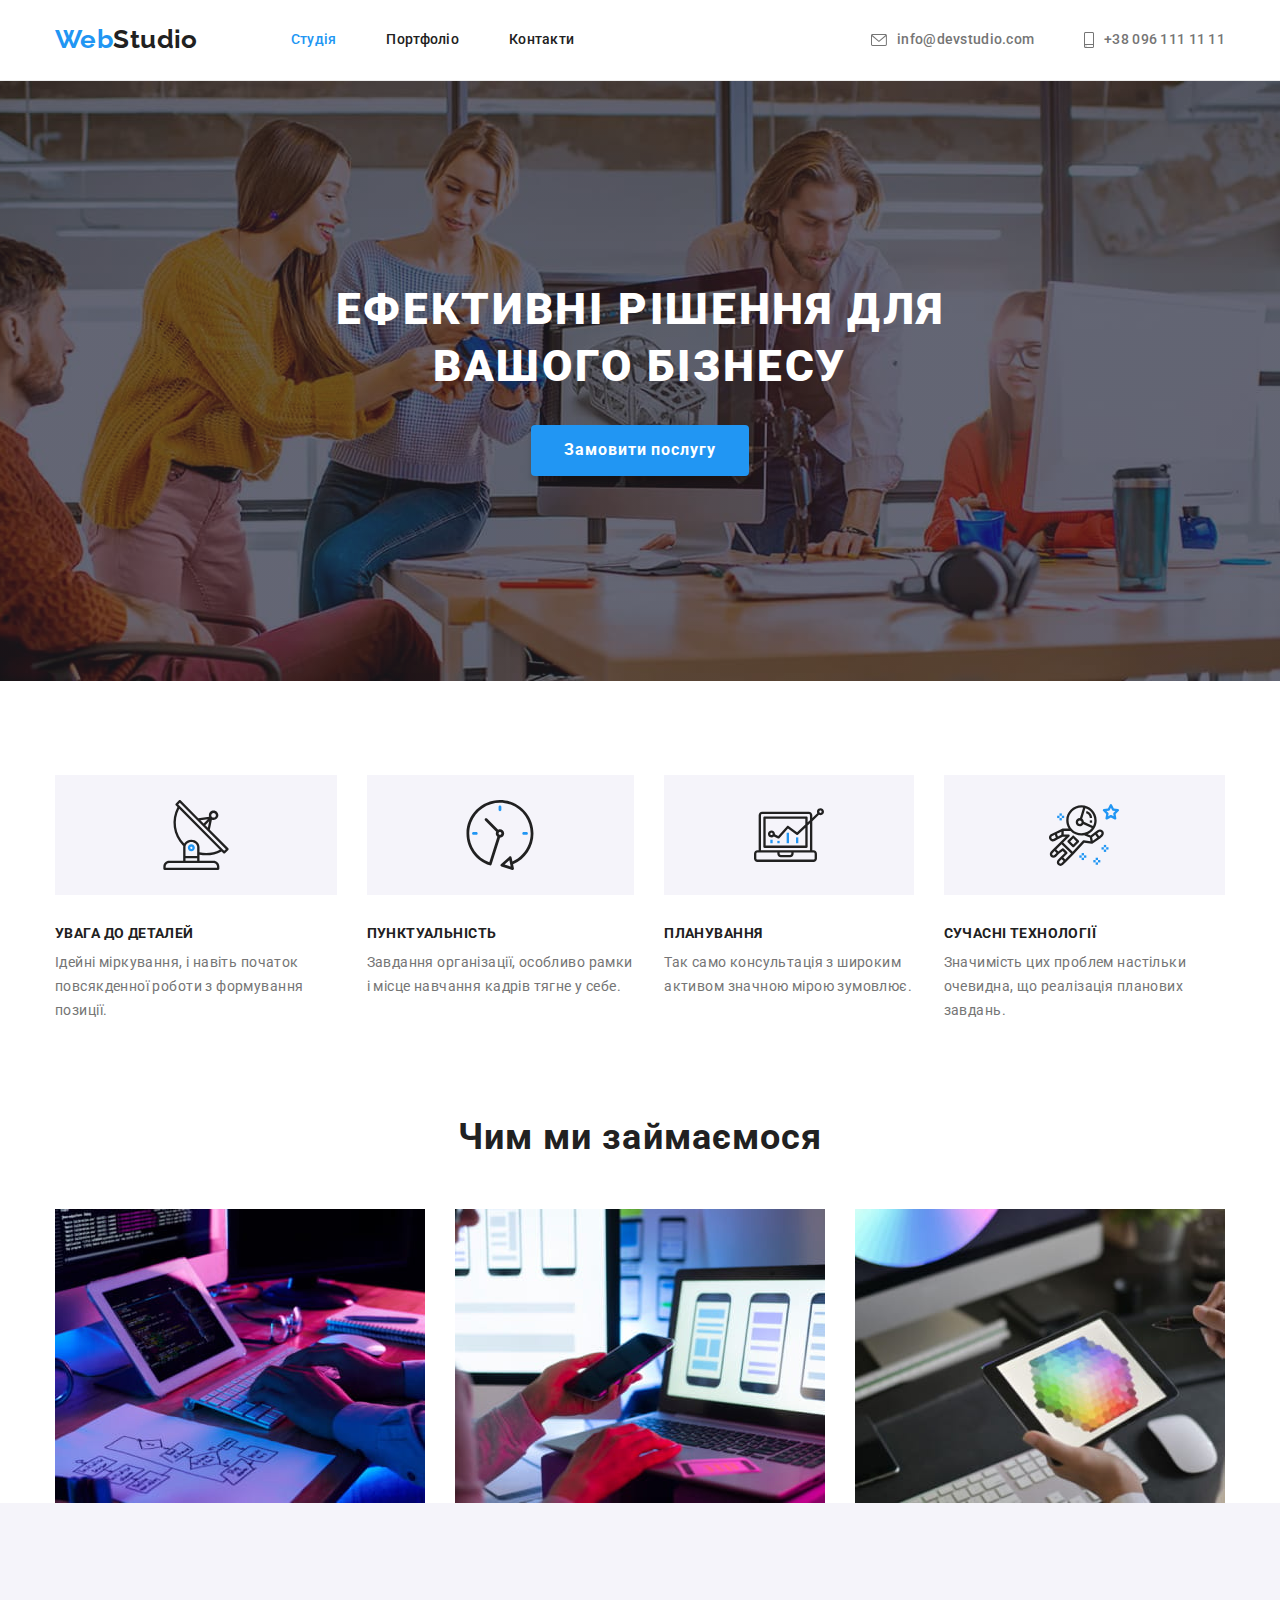
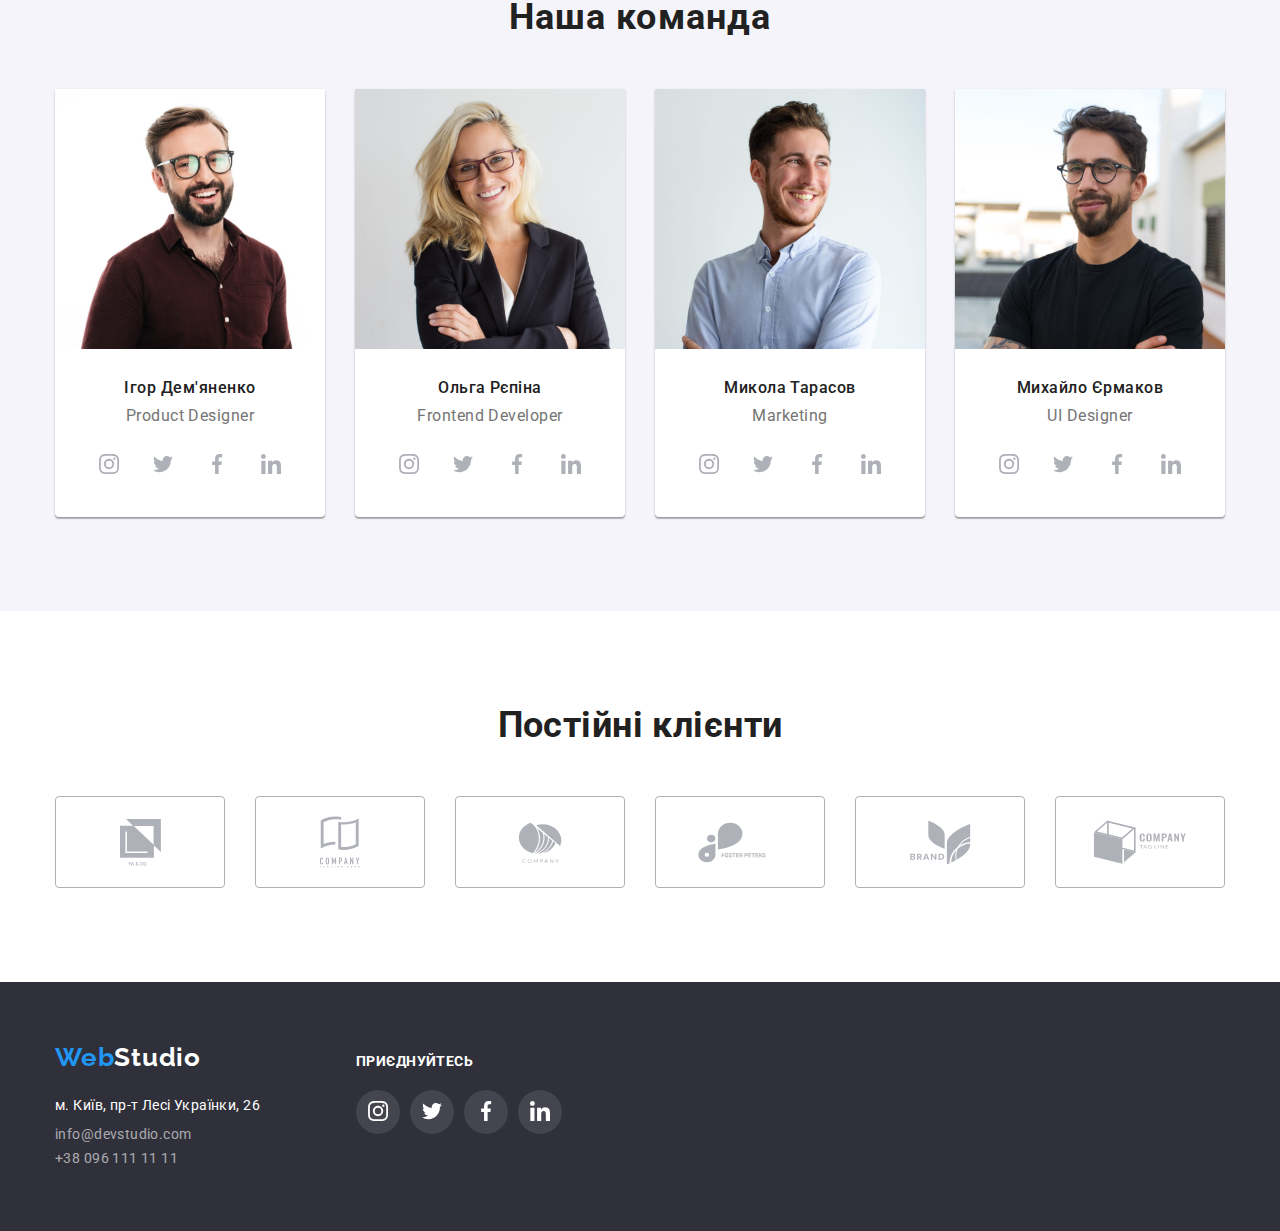
<file: index.html>
<!DOCTYPE html>
<html lang="uk">
  <head>
    <meta charset="UTF-8" />
    <meta http-equiv="X-UA-Compatible" content="IE=edge" />
    <meta name="viewport" content="width=device-width, initial-scale=1.0" />
    <link rel="preconnect" href="https://fonts.googleapis.com" />
    <link rel="preconnect" href="https://fonts.gstatic.com" crossorigin />
    <link
      href="https://fonts.googleapis.com/css2?family=Raleway:wght@700&family=Roboto:wght@400;500;700;900&display=swap"
      rel="stylesheet"
    />
    <link
      rel="stylesheet"
      href="https://cdnjs.cloudflare.com/ajax/libs/modern-normalize/1.1.0/modern-normalize.min.css"
    />
    <link rel="stylesheet" href="styles/styles.css" />
    <title>Studio</title>
  </head>
  <body class="page">
    <header class="header">
      <div class="container">
        <div class="main-nav">
          <a href="" class="logo"> <span class="logo-part">Web</span>Studio</a>
          <nav class="nav">
            <ul class="list">
              <li><a class="list-item current" href="">Студія</a></li>
              <li><a class="list-item" href="./portfolio.html">Портфоліо</a></li>
              <li><a class="list-item" href="">Контакти</a></li>
            </ul>
          </nav>
          <ul class="link-contacts">
            <li class="header-contacts">
              <a class="link" href="mailto:info@devstudio.com">
                <svg class="mail-icon activation-icon" width="16" height="10">
                  <use href="./image/icons.svg#envelope"></use></svg
                >info@devstudio.com</a
              >
            </li>
            <li class="header-contacts">
              <a class="link" href="tel:+380961111111">
                <svg class="tell-icon activation-icon" width="16" height="10">
                  <use href="./image/icons.svg#smartphone"></use></svg
                >+38 096 111 11 11</a
              >
            </li>
          </ul>
        </div>
      </div>
    </header>
    <main class="main">
      <!--Слоган та кнопка-->
      <section class="hero">
        <div class="container">
          <h1 class="slogan">Ефективні рішення для вашого бізнесу</h1>
          <button class="btn" type="button">Замовити послугу</button>
        </div>
      </section>
      <!--Переваги-->
      <section class="section">
        <div class="container">
          <h2 class="hite-title">Переваги</h2>
          <ul class="list-feature">
            <li class="feature-list-item">
              <h3 class="feature detalis">УВАГА ДО ДЕТАЛЕЙ</h3>
              <p class="feature-text">
                Ідейні міркування, і навіть початок повсякденної роботи з формування позиції.
              </p>
            </li>
            <li class="feature-list-item">
              <h3 class="feature punktuality">ПУНКТУАЛЬНІСТЬ</h3>
              <p class="feature-text">
                Завдання організації, особливо рамки і місце навчання кадрів тягне у себе.
              </p>
            </li>
            <li class="feature-list-item">
              <h3 class="feature planning">ПЛАНУВАННЯ</h3>
              <p class="feature-text">
                Так само консультація з широким активом значною мірою зумовлює.
              </p>
            </li>
            <li class="feature-list-item">
              <h3 class="feature technology">СУЧАСНІ ТЕХНОЛОГІЇ</h3>
              <p class="feature-text">
                Значимість цих проблем настільки очевидна, що реалізація планових завдань.
              </p>
            </li>
          </ul>
        </div>
      </section>
      <!--Чим ми займаємося-->
      <section class="section work">
        <div class="container">
          <h2 class="caption">Чим ми займаємося</h2>
          <ul class="list-how">
            <li>
              <img
                class="image-box"
                src="./image/box_1.jpg"
                alt="Пишемо коди"
                width="370"
                height="294"
              />
            </li>
            <li>
              <img
                class="image-box"
                src="./image/box_2.jpg"
                alt="Оптимізуємо"
                width="370"
                height="294"
              />
            </li>
            <li>
              <img
                class="image-box"
                src="./image/box_3.jpg"
                alt="Розробляємо дизайн"
                width="370"
                height="294"
              />
            </li>
          </ul>
        </div>
      </section>
      <!--Наша команда-->
      <section class="team section">
        <div class="container">
          <h2 class="caption">Наша команда</h2>
          <ul class="list-team">
            <li class="teammate">
              <img
                class="image-team"
                src="./image/team/team4.jpg"
                alt="Хлопець з бородою коричнева рубашка"
                width="270"
                height="260"
              />
              <h3 class="name-teammate">Ігор Дем'яненко</h3>
              <p class="job-title" lang="en">Product Designer</p>
              <ul class="social">
                <li class="social-item">
                  <a
                    class="social-link"
                    href=""
                    target="_blank"
                    rel="noreferrer noopener"
                    aria-label="Instagram"
                  >
                    <svg class="social-icon" width="20" height="20">
                      <use href="./image/icons.svg#instagram"></use>
                    </svg>
                  </a>
                </li>
                <li class="social-item">
                  <a
                    class="social-link"
                    href=""
                    target="_blank"
                    rel="noreferrer noopener"
                    aria-label="Twitter"
                  >
                    <svg class="social-icon" width="20" height="20">
                      <use href="./image/icons.svg#twitter"></use>
                    </svg>
                  </a>
                </li>
                <li class="social-item">
                  <a
                    class="social-link"
                    href=""
                    target="_blank"
                    rel="noreferrer noopener"
                    aria-label="Facebook"
                  >
                    <svg class="social-icon" width="20" height="20">
                      <use href="./image/icons.svg#facebook"></use>
                    </svg>
                  </a>
                </li>
                <li class="social-item">
                  <a
                    class="social-link"
                    href=""
                    target="_blank"
                    rel="noreferrer noopener"
                    aria-label="Linkedin"
                  >
                    <svg class="social-icon" width="20" height="20">
                      <use href="./image/icons.svg#linkedin"></use>
                    </svg>
                  </a>
                </li>
              </ul>
            </li>
            <li class="teammate">
              <img
                class="image-team"
                src="./image/team/team2.jpg"
                alt=" Білявка у чорній сорочці"
                width="270"
                height="260"
              />
              <h3 class="name-teammate">Ольга Рєпіна</h3>
              <p class="job-title" lang="en">Frontend Developer</p>
              <ul class="social">
                <li class="social-item">
                  <a
                    class="social-link"
                    href=""
                    target="_blank"
                    rel="noreferrer noopener"
                    aria-label="Instagram"
                  >
                    <svg class="social-icon" width="20" height="20">
                      <use href="./image/icons.svg#instagram"></use>
                    </svg>
                  </a>
                </li>
                <li class="social-item">
                  <a
                    class="social-link"
                    href=""
                    target="_blank"
                    rel="noreferrer noopener"
                    aria-label="Twitter"
                  >
                    <svg class="social-icon" width="20" height="20">
                      <use href="./image/icons.svg#twitter"></use>
                    </svg>
                  </a>
                </li>
                <li class="social-item">
                  <a
                    class="social-link"
                    href=""
                    target="_blank"
                    rel="noreferrer noopener"
                    aria-label="Facebook"
                  >
                    <svg class="social-icon" width="20" height="20">
                      <use href="./image/icons.svg#facebook"></use>
                    </svg>
                  </a>
                </li>
                <li class="social-item">
                  <a
                    class="social-link"
                    href=""
                    target="_blank"
                    rel="noreferrer noopener"
                    aria-label="Linkedin"
                  >
                    <svg class="social-icon" width="20" height="20">
                      <use href="./image/icons.svg#linkedin"></use>
                    </svg>
                  </a>
                </li>
              </ul>
            </li>
            <li class="teammate">
              <img
                class="image-team"
                src="./image/team/team3.jpg"
                alt="Хлопець у блакитній сорочці"
                width="270"
                height="260"
              />
              <h3 class="name-teammate">Микола Тарасов</h3>
              <p class="job-title" lang="en">Marketing</p>
              <ul class="social">
                <li class="social-item">
                  <a
                    class="social-link"
                    href=""
                    target="_blank"
                    rel="noreferrer noopener"
                    aria-label="Instagram"
                  >
                    <svg class="social-icon" width="20" height="20">
                      <use href="./image/icons.svg#instagram"></use>
                    </svg>
                  </a>
                </li>
                <li class="social-item">
                  <a
                    class="social-link"
                    href=""
                    target="_blank"
                    rel="noreferrer noopener"
                    aria-label="Twitter"
                  >
                    <svg class="social-icon" width="20" height="20">
                      <use href="./image/icons.svg#twitter"></use>
                    </svg>
                  </a>
                </li>
                <li class="social-item">
                  <a
                    class="social-link"
                    href=""
                    target="_blank"
                    rel="noreferrer noopener"
                    aria-label="Facebook"
                  >
                    <svg class="social-icon" width="20" height="20">
                      <use href="./image/icons.svg#facebook"></use>
                    </svg>
                  </a>
                </li>
                <li class="social-item">
                  <a
                    class="social-link"
                    href=""
                    target="_blank"
                    rel="noreferrer noopener"
                    aria-label="Linkedin"
                  >
                    <svg class="social-icon" width="20" height="20">
                      <use href="./image/icons.svg#linkedin"></use>
                    </svg>
                  </a>
                </li>
              </ul>
            </li>
            <li class="teammate">
              <img
                class="image-team"
                src="./image/team/team1.jpg"
                alt="Хлопець з бородою чорна футболка"
                width="270"
                height="260"
              />
              <h3 class="name-teammate">Михайло Єрмаков</h3>
              <p class="job-title" lang="en">UI Designer</p>
              <ul class="social">
                <li class="social-item">
                  <a
                    class="social-link"
                    href=""
                    target="_blank"
                    rel="noreferrer noopener"
                    aria-label="Instagram"
                  >
                    <svg class="social-icon" width="20" height="20">
                      <use href="./image/icons.svg#instagram"></use>
                    </svg>
                  </a>
                </li>
                <li class="social-item">
                  <a
                    class="social-link"
                    href=""
                    target="_blank"
                    rel="noreferrer noopener"
                    aria-label="Twitter"
                  >
                    <svg class="social-icon" width="20" height="20">
                      <use href="./image/icons.svg#twitter"></use>
                    </svg>
                  </a>
                </li>
                <li class="social-item">
                  <a
                    class="social-link"
                    href=""
                    target="_blank"
                    rel="noreferrer noopener"
                    aria-label="Facebook"
                  >
                    <svg class="social-icon" width="20" height="20">
                      <use href="./image/icons.svg#facebook"></use>
                    </svg>
                  </a>
                </li>
                <li class="social-item">
                  <a
                    class="social-link"
                    href=""
                    target="_blank"
                    rel="noreferrer noopener"
                    aria-label="Linkedin"
                  >
                    <svg class="social-icon" width="20" height="20">
                      <use href="./image/icons.svg#linkedin"></use>
                    </svg>
                  </a>
                </li>
              </ul>
            </li>
          </ul>
        </div>
      </section>
      <section class="client section">
        <div class="container">
          <p class="client-title">Постійні клієнти</p>
          <ul class="client-list">
            <li class="client-item">
              <a
                class="client-link"
                href=""
                target="_blank"
                rel="noreferrer noopener"
                aria-label="icon-group"
              >
              <svg class="client-icon" height="47" width="41">
                <use href="./image/icons.svg#Logo"></use>
              </svg>
              </a>
              </a>
            </li>
            <li class="client-item">
              <a
                class="client-link"
                href=""
                target="_blank"
                rel="noopener norefferer"
                aria-label="icon-group"
              >
              <svg class="client-icon" height="52" width="40">
                <use href="./image/icons.svg#Logo1"></use>
              </svg>
              </a>
              </a>
            </li>
            <li class="client-item">
              <a
                class="client-link"
                href=""
                target="_blank"
                rel="noopener norefferer"
                aria-label="icon-group"
              >
               <svg class="client-icon" height="41" width="84">
                <use href="./image/icons.svg#Logo2"></use>
              </svg>
              </a>
              </a>
            </li>
            <li class="client-item">
              <a
                class="client-link"
                href=""
                target="_blank"
                rel="noopener norefferer"
                aria-label="icon-group"
              >
              <svg class="client-icon" height="41" width="84">
                <use href="./image/icons.svg#Logo3"></use>
              </svg>
              </a>
            </li>
            <li class="client-item">
              <a
                class="client-link"
                href=""
                target="_blank"
                rel="noopener norefferer"
                aria-label="icon-group"
              >
                <svg class="client-icon" height="45" width="63">
                  <use href="./image/icons.svg#Logo4"></use>
                </svg>
              </a>
            </li>
            <li class="client-item">
              <a
                class="client-link"
                href=""
                target="_blank"
                rel="noopener norefferer"
                aria-label="icon-group"
              >
                <svg class="client-icon" height="44" width="94">
                  <use href="./image/icons.svg#Logo5"></use>
                </svg>
              </a>
            </li>
          </ul>
        </div>
      </section>
    </main>
    <footer class="footer">
      <div class="container footer-position">
        <div>
          <a href="" class="logo-footer">Web<span class="logo-part-footer">Studio</span></a>
          <address class="addres-box">
            <p class="color-adress">м. Київ, пр-т Лесі Українки, 26</p>
            <ul class="address-item">
              <li class="address-list">
                <a class="adress-contact" href="mailto:info@devstudio.com"> info@devstudio.com</a>
              </li>
              <li class="address-list">
                <a class="adress-contact" href="tel:+380961111111">+38 096 111 11 11</a>
              </li>
            </ul>
          </address>
        </div>
        <div class="footer-social">
          <h2 class="footer-social-title">приєднуйтесь</h2>
          <ul class="footer-social-list">
            <li class="footer-social-item">
              <a href=""
                class="footer-social-link"
                target="_blank"
                rel="noopener no refferer"
                aria-label="instagram"
                ><svg class="social-icon" height="20" width="20">
                  <use href="./image/icons.svg#instagram2"></use>
                </svg>
              </a>
            </li>
            <li class="footer-social-item">
              <a href=""
                class="footer-social-link"
                target="_blank"
                rel="noopener no refferer"
                aria-label="twitter"
                ><svg class="social-icon" height="20" width="20">
                  <use href="./image/icons.svg#twitter2"></use>
                </svg>
              </a>
            </li>
            <li class="footer-social-item">
              <a href=""
                class="footer-social-link"
                target="_blank"
                rel="noopener no refferer"
                aria-label="facebook"
                ><svg class="social-icon" height="20" width="20">
                  <use href="./image/icons.svg#facebook2"></use>
                </svg>
              </a>
            </li>
            <li class="footer-social-item">
              <a href=""
                class="footer-social-link"
                target="_blank"
                rel="noopener no refferer"
                aria-label="linkedin"
                ><svg class="social-icon" height="20" width="20">
                  <use href="./image/icons.svg#linkedin2"></use>
                </svg>
              </a>
            </li>
          </ul>
        </div>
      </div>
    </footer>
  </body>
</html>
</file>
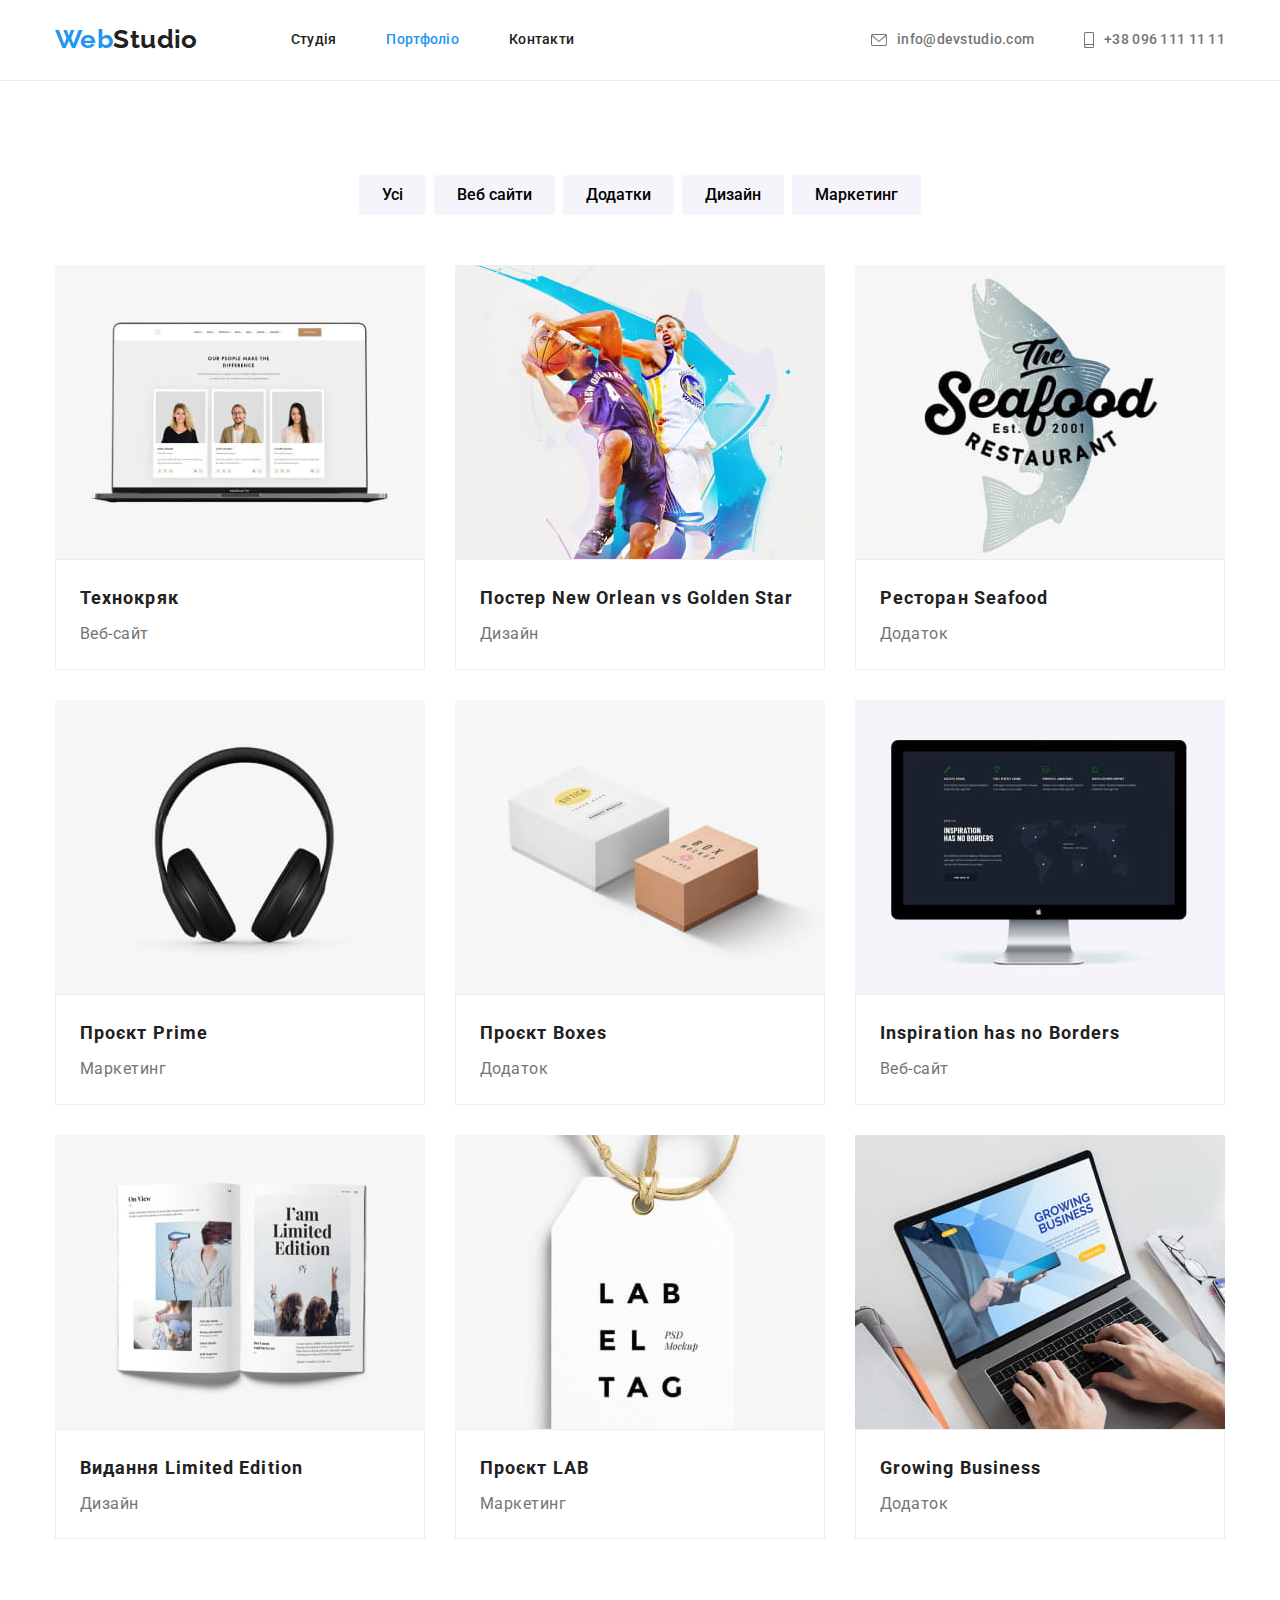
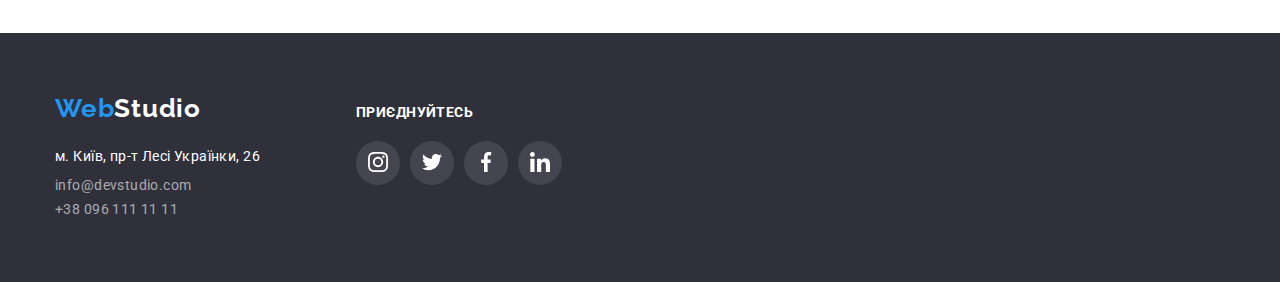
<file: portfolio.html>
<!DOCTYPE html>
<html lang="uk">
  <head>
    <meta charset="UTF-8" />
    <meta http-equiv="X-UA-Compatible" content="IE=edge" />
    <meta name="viewport" content="width=device-width, initial-scale=1.0" />
    <link rel="preconnect" href="https://fonts.googleapis.com" />
    <link rel="preconnect" href="https://fonts.gstatic.com" crossorigin />
    <link
      href="https://fonts.googleapis.com/css2?family=Raleway:wght@700&family=Roboto:wght@400;500;700;900&display=swap"
      rel="stylesheet"
    />
    <link
      rel="stylesheet"
      href="https://cdnjs.cloudflare.com/ajax/libs/modern-normalize/1.1.0/modern-normalize.min.css"
    />
    <link rel="stylesheet" href="styles/styles.css" />
    <title>Portfolio</title>
  </head>
  <body class="page">
    <header class="header">
      <div class="container">
        <div class="main-nav">
          <a href="" class="logo"> <span class="logo-part">Web</span>Studio</a>
          <nav class="nav">
            <ul class="list">
              <li><a class="list-item" href="./index.html">Студія</a></li>
              <li><a class="list-item current" href="">Портфоліо</a></li>
              <li><a class="list-item" href="">Контакти</a></li>
            </ul>
          </nav>
          <ul class="link-contacts">
            <li class="header-contacts">
                <a class="link" href="mailto:info@devstudio.com">
                    <svg class="mail-icon activation-icon" width="16" height="10">
                        <use href="./image/icons.svg#envelope"></use>
                    </svg>info@devstudio.com</a>
            </li>
            <li class="header-contacts">
                <a class="link" href="tel:+380961111111">
                    <svg class="tell-icon activation-icon" width="16" height="10">
                        <use href="./image/icons.svg#smartphone"></use>
                    </svg>+38 096 111 11 11</a>
            </li>
        </ul>
        </div>
      </div>
    </header>
    <main>
      <section class="section">
        <div class="container">
        <ul class="btn-list">
          <li><button class="btn2" type="button">Усі</button></li>
          <li><button class="btn2" type="button">Веб сайти</button></li>
          <li><button class="btn2" type="button">Додатки</button></li>
          <li><button class="btn2" type="button">Дизайн</button></li>
          <li><button class="btn2" type="button">Маркетинг</button></li>
        </ul>
        <ul class="project-list">
          <li class="portfolio-link">
            <a class="project-item" href="">
              <img src="./image/cards/img01.jpg" alt="" width="370" height="294" />
              <div class="cards-item">
                <h2 class="project-name">Технокряк</h2>
                <p class="project-type">Веб-сайт</p>
              </div>
            </a>
          </li>
          <li class="portfolio-link">
            <a class="project-item" href="">
              <img src="./image/cards/img02.jpg" alt="" width="370" height="294" />
              <div class="cards-item">
                <h2 class="project-name">
                  Постер <span lang="en">New Orlean vs Golden Star</span>
                </h2>
                <p class="project-type">Дизайн</p>
              </div>
            </a>
          </li>
          <li class="portfolio-link">
            <a class="project-item" href="">
              <img src="./image/cards/img03.jpg" alt="" width="370" height="294" />
              <div class="cards-item">
                <h2 class="project-name">Ресторан <span lang="en">Seafood</span></h2>
                <p class="project-type">Додаток</p>
              </div>
            </a>
          </li>
          <li class="portfolio-link">
            <a class="project-item" href="">
              <img src="./image/cards/img04.jpg" alt="" width="370" height="294" />
              <div class="cards-item">
                <h2 class="project-name">Проєкт <span lang="en">Prime</span></h2>
                <p class="project-type">Маркетинг</p>
              </div>
            </a>
          </li>
          <li class="portfolio-link">
            <a class="project-item" href="">
              <img src="./image/cards/img05.jpg" alt="" width="370" height="294" />
              <div class="cards-item">
                <h2 class="project-name">Проєкт <span lang="en">Boxes</span></h2>
                <p class="project-type">Додаток</p>
              </div>
            </a>
          </li>
          <li class="portfolio-link">
            <a class="project-item" href="">
              <img src="./image/cards/img06.jpg" alt="" width="370" height="294" />
              <div class="cards-item">
                <h2 class="project-name"><span lang="en">Inspiration has no Borders</span></h2>
                <p class="project-type">Веб-сайт</p>
              </div>
            </a>
          </li>
          <li class="portfolio-link">
            <a class="project-item" href="">
              <img src="./image/cards/img07.jpg" alt="" width="370" height="294" />
              <div class="cards-item">
                <h2 class="project-name">Видання <span lang="en">Limited Edition</span></h2>
                <p class="project-type">Дизайн</p>
              </div>
            </a>
          </li>
          <li class="portfolio-link">
            <a class="project-item" href="">
              <img src="./image/cards/img08.jpg" alt="" width="370" height="294" />
              <div class="cards-item">
                <h2 class="project-name">Проєкт <span lang="en">LAB</span></h2>
                <p class="project-type">Маркетинг</p>
              </div>
            </a>
          </li>
          <li class="portfolio-link">
            <a class="project-item" href="">
              <img src="./image/cards/img09.jpg" alt="" width="370" height="294" />
              <div class="cards-item">
                <h2 class="project-name">Growing Business</h2>
                <p class="project-type">Додаток</p>
              </div>
            </a>
          </li>
        </ul>
      </div>
      </section>
     
    </main>
    <footer class="footer">
      
      <div class="container footer-position">
        <div>
        <a href="" class="logo-footer">Web<span class="logo-part-footer">Studio</span></a>
        <address class="addres-box">
          <p class="color-adress">м. Київ, пр-т Лесі Українки, 26</p>
          <ul class="address-item">
            <li class="address-list">
              <a class="adress-contact" href="mailto:info@devstudio.com"> info@devstudio.com</a>
            </li>
            <li class="address-list"><a class="adress-contact" href="tel:+380961111111">+38 096 111 11 11</a></li>
          </ul>
        </address>
      </div>
      <div class="footer-social">
        <p class="footer-social-title">приєднуйтесь</p>
        <ul class="footer-social-list">
          <li class="footer-social-item">
            <a class="footer-social-link" target="_blank" rel="noopener no refferer"
            aria-label="instagram"><svg class="social-icon" height="20" width="20"><use href="./image/icons.svg#instagram2"></use>
            </svg>
          </a>
          </li>
          <li class="footer-social-item"> <a class="footer-social-link" target="_blank" rel="noopener no refferer"
            aria-label="twitter"><svg class="social-icon" height="20" width="20"><use href="./image/icons.svg#twitter2"></use>
            </svg>
          </a></li>
          <li class="footer-social-item"> <a class="footer-social-link" target="_blank" rel="noopener no refferer"
            aria-label="facebook"><svg class="social-icon" height="20" width="20"><use href="./image/icons.svg#facebook2"></use>
            </svg>
          </a></li>
          <li class="footer-social-item"> <a class="footer-social-link" target="_blank" rel="noopener no refferer"
            aria-label="linkedin"><svg class="social-icon" height="20" width="20"><use href="./image/icons.svg#linkedin2"></use>
            </svg>
          </a></li>
        </ul>

      </div>
  
    </footer>
  </body>
</html>
</file>
<file: styles/styles.css>
:root {
  --primary-text-color: #212121;
  --secondary-text-color: #757575;
  --activity-color: #2196f3;
  --white-text-color: #ffffff;
  --primary-background-color: #ffffff;
  --secondary-background-color: #f5f4fa;
  --social-icon-color: #afb1b8;
}

body {
  color: var(--primary-text-color);
  background-color: rgba(255, 255, 255, 1);
  font-family: 'Roboto', sans-serif;
  font-size: 14px;
  letter-spacing: 0.03em;
}
ul {
  list-style: none;
}

h1,
h2,
h3,
h4,
h5,
h6,
ul,
p {
  padding: 0;
  margin: 0;
}
a {
  text-decoration: none;
  color: currentColor;
}
img {
  display: block;
  max-width: 100%;
  height: auto;
}

.hite-title {
  position: absolute;
  width: 1px;
  height: 1px;
  margin: -1px;
  border: 0;
  padding: 0;
  white-space: nowrap;
  clip-path: inset(100%);
  clip: rect(0 0 0 0);
  overflow: hidden;
}
/* Хедер */
.header-container {
  display: flex;
}
.header {
  border-bottom: 1px solid #ececec;
}
.header-contacts {
  display: flex;
  align-items: center;
}
/*Логотип*/
.logo {
  display: block;
  color: var(--activation-color);
  text-decoration: none;
  font-family: 'Raleway';
  font-weight: 700;
  font-size: 26px;
  line-height: 1.19;
  padding-top: 24px;
  margin-right: 93px;
  /* Якщо роблю padding-top: 24 то лого пидскакує */
}
.logo-part {
  color: var(--activity-color);
}
.logo-part-footer {
  color: rgba(255, 255, 255, 1);
}
.logo-footer {
  display: block;
  color: var(--activity-color);
  font-family: 'Raleway';
  font-weight: 700;
  font-size: 26px;
  letter-spacing: 0.03em;
  text-decoration: none;
  line-height: 1.19;
  margin-bottom: 20px;
}
/*Меню навігaції*/
.list {
  margin-right: auto;
  list-style-type: none;
  text-decoration: none;
  display: flex;
  gap: 50px;
  align-items: center;
  padding: 0;
  margin: 0;
  list-style: none;
}
.list-item {
  display: block;
  font-weight: 500;
  list-style-type: none;
  text-decoration: none;
  line-height: 1.14;
  letter-spacing: 0.02em;

  color: var(--primary-text-color);
  padding-top: 32px;
  padding-bottom: 32px;
}
.current {
  color: var(--activity-color);
}
.list-item:hover {
  color: var(--activity-color);
}
.main-nav {
  display: flex;
}
.nav {
  margin-right: auto;
}
/*Контактна информація*/
.link {
  display: flex;
  font-weight: 500;
  line-height: 1.14;
  letter-spacing: 0.02em;
  text-decoration: none;
  list-style-type: none;
  padding-top: 32px;
  padding-bottom: 32px;
  color: var(--secondary-text-color);
  align-items: center;
}
.link:hover {
  color: var(--activity-color);
}
.link:focus {
  color: var(--activity-color);
}
.link-contacts {
  display: flex;
  list-style-type: none;
  gap: 50px;
  margin-left: auto;
  align-items: center;
}
.hero {
  text-align: center;
  max-width: 1600px;
  height: 600px;
  padding-top: 200px;
  padding-bottom: 200px;
  margin-left: auto;
  margin-right: auto;
  background-color: #c4c4c4;
  background-image: linear-gradient(to right, rgba(47, 48, 58, 0.4), rgba(47, 48, 58, 0.4)),
    url(../image/img_hero.jpeg);
  background-repeat: no-repeat;
  background-position: center;
  background-size: cover;
}
.section {
  display: block;
  padding-top: 94px;
  padding-bottom: 94px;
}
.section.work {
  padding-top: 0;
  padding-bottom: 0;
 
}


/* Слоган*/
.slogan {
  font-weight: 900;
  font-size: 44px;
  line-height: 1.3;
  color: var(--white-text-color);
  text-align: center;
  letter-spacing: 0.06em;
  text-transform: uppercase;
  margin-bottom: 30px;
  width: 696px;
  margin-left: auto;
  margin-right: auto;
}
/* Контейнер */
.container {
  width: 1200px;
  padding-left: 15px;
  padding-right: 15px;
  margin-left: auto;
  margin-right: auto;
}

/* Кнопка*/
.btn {
  display: flex;
  font-style: normal;
  font-weight: 700;
  font-size: 16px;
  line-height: 1.8;
  color: var(--white-text-color);
  cursor: pointer;
  display: flex;
  align-items: center;
  text-align: center;
  letter-spacing: 0.06em;
  background: #2196f3;
  box-shadow: 0px 4px 4px rgba(0, 0, 0, 0.15);
  border-radius: 4px;
  margin-left: auto;
  margin-right: auto;
  border-radius: 4px;
  border: 1px solid transparent;
  min-width: 216px;
  padding: 10px 32px;
}

.section-feature .section-how {
  background-color: var(--secondary-background-color);
}

.list-feature {
  display: flex;
  gap: 30px;
}
.feature::before {
  content: '';
  display: block;

  height: 120px;
  background-color: var(--secondary-background-color);

  background-repeat: no-repeat;
  background-position: center;

  margin-bottom: 30px;
}
.feature.detalis::before {
  background-image: url(../image/icons/antenna1.svg);
}
.feature.punktuality::before {
  background-image: url(../image/icons/clock1.svg);
}
.feature.planning::before {
  background-image: url(../image/icons/diagram1.svg);
}
.feature.technology::before {
  background-image: url(../image/icons/astronaut1.svg);
}
.feature {
  font-weight: 700;
  font-size: 14px;
  line-height: 1.14;
  text-transform: uppercase;
  margin-bottom: 10px;
}
/*Переваги*/
.feature {
  font-weight: 700;
  line-height: 1.17;
  font-size: 14px;
  letter-spacing: 0.03em;
  text-transform: uppercase;
  color: var(--primary-text-color);
}
.feature-text {
  line-height: 1.71;
  letter-spacing: 0.03em;
  font-weight: 400;
  font-size: 14px;
  font-style: normal;
  color: var(--secondary-text-color);
}
.feature-list-item {
  display: block;
}
/* Чим ми займаємось*/
.list-how {
  list-style-type: none;
  display: flex;
  gap: 30px;
  padding: 0;

}
.caption {
  font-weight: 700;
  font-size: 36px;
  line-height: 1.16;
  letter-spacing: 0.03em;
  text-align: center;
  margin-bottom: 50px;

  color: var(--primary-text-color);
}
/* Наша команда*/

.team {
  background-color: var(--secondary-background-color);
  padding-bottom: 94px;
}
.list-team {
  list-style-type: none;
  display: flex;
  gap: 30px;
  padding: 0;

  background-color: var(--secondary-background-color);
}
.name-teammate {
  text-align: center;
  letter-spacing: 0.03em;
  color: var(--primary-text-color);
  font-weight: 500;
  font-size: 16px;
  line-height: 1.16;

  margin-bottom: 10px;
}
.image-team {
  margin-bottom: 30px;
}
.job-title {
  text-align: center;
  letter-spacing: 0.03em;
  color: var(--secondary-text-color);
  font-size: 16px;
  font-weight: 400;
  line-height: 1.16;
  margin-bottom: 16px;
}
.teammate {
  background: var(--primary-background-color);
  width: 270px;
  height: 428px;

  background: #ffffff;

  box-shadow: 0px 1px 3px rgba(0, 0, 0, 0.12), 0px 1px 1px rgba(0, 0, 0, 0.14),
    0px 2px 1px rgba(0, 0, 0, 0.2);
  border-radius: 0px 0px 4px 4px;
}
/* Footer*/
.footer {
  background-color: rgba(47, 48, 58, 1);
  padding-top: 60px;
  padding-bottom: 60px;
}
.address-item {
  list-style-type: none;
  padding: 0;
}

.color-adress {
  margin-bottom: 9px;
  font-style: normal;
  width: 231px;
  height: 21px;
  left: 215px;
  top: 2205px;
  line-height: 24px;
  letter-spacing: 0.03em;
  color: var(--white-text-color);
}
.adress-contact {
  display: block;
  font-style: normal;
  line-height: 1.71;
  letter-spacing: 0.03em;
  color: rgba(255, 255, 255, 0.6);
  text-decoration: none;
  margin-bottom: 9px;
}
.color-adress:hover {
  color: var(--activity-color);
}
.adress-contact:hover {
  color: var(--activity-color);
}
.adress-contact:last-child {
  margin-bottom: 0;
}
.footer-position {
  display: flex;
  align-items: baseline;
}
.footer-social {
  margin-left: 70px;
  width: 206px;
  height: 80px;
}

.footer-social-title {
  font-weight: 700;
  font-size: 14px;
  line-height: 1.14;

  text-transform: uppercase;

  color: var(--white-text-color);

  align-self: flex-start;
  margin-bottom: 20px;
}
.footer-social-list {
  display: flex;
  gap: 10px;
}
.footer-social-item {
  display: flex;
  justify-content: center;
  align-items: center;
  width: 44px;
  height: 44px;
  background-color: rgba(255, 255, 255, 0.1);
  border-radius: 50%;
}

.footer-social-item .social-icon {
  fill: var(--white-text-color);
}
.footer-social-item:hover,
.footer-social-item:focus {
  background-color: var(--activity-color);
}

/* CSS HW 2*/
/* Кнопки*/

.btn-list {
  list-style-type: none;
  display: flex;
  gap: 8px;
  justify-content: center;
  margin-bottom: 50px;
}
.btn-list .btn2 {
  cursor: pointer;
  font-weight: 500;
  font-size: 16px;
  line-height: 1.62;
  border: 1px solid transparent;
  background: #f5f4fa;
  border-radius: 4px;
  font-style: normal;
  padding: 6px 22px;
}

.btn-list .btn2:hover,
.btn-list .btn2:focus {
  color: var(--white-text-color);
  background-color: var(--activity-color);
}
.btn2:hover {
  font-weight: 500;
  font-size: 16px;
  line-height: 1.6;
  text-align: center;
  letter-spacing: 0.03em;
}
/* Проекти*/

.project-list {
  list-style-type: none;
  display: flex;
  flex-wrap: wrap;
  padding: 0;
  gap: 30px;
  margin-bottom: 0;
}
.cards-item {
  background: var(--primary-background-color);
  border: 1px solid #eeeeee;
  padding-top: 20px;
  padding-right: 24px;
  padding-bottom: 20px;
  padding-left: 24px;
}
.project-name {
  font-weight: 700;
  font-size: 18px;
  line-height: 2;
  text-decoration: none;
  letter-spacing: 0.06em;
  color: var(--primary-text-color);
  margin-bottom: 4px;
}
.project-item {
  text-decoration: none;
  display: block;
}

.project-item:hover,
.project-item:focus {
  box-shadow: 0px 1px 1px rgba(0, 0, 0, 0.12), 0px 4px 4px rgba(0, 0, 0, 0.06),
    1px 4px 6px rgba(0, 0, 0, 0.16);
}
.project-type {
  font-size: 16px;
  line-height: 1.8;
  letter-spacing: 0.03em;
  color: var(--secondary-text-color);
}

/* Іконки соціальних мереж тімейтів */
.social {
  display: flex;
  gap: 10px;
  justify-content: center;

}

.social-link {
  display: flex;
  justify-content: center;
  align-items: center;

  width: 44px;
  height: 44px;

  background-color: var(--primary-background-color);
  border-radius: 50%;
}

.social-icon {
  fill: var(--social-icon-color);
}
.social-link:hover {
  background-color: var(--activity-color);
}

.social-link:hover .social-icon,
.social-link:focus .social-icon {
  fill: var(--primary-background-color);
}

/* Іконки хедеру */
.mail-icon {
  margin-right: 10px;
  width: 16px;
  height: 12px;
  fill: var(--secondary-text-color);
}
.tell-icon {
  margin-right: 10px;
  width: 10px;
  height: 16px;
  fill: var(--secondary-text-color);
}
.link:hover .activation-icon,
.link:focus .activation-icon {
  fill: var(--activity-color);
}

/* Clietns */

.client-title {
  font-weight: 700;
  font-size: 36px;
  line-height: 1.16;
  text-align: center;

  margin-bottom: 50px;
}
.client-list {
  display: flex;
  justify-content: space-between;
  gap: 30px;
}

.client-item {
  display: flex;

  width: 170px;
  height: 92px;

  border-radius: 4px;
  border: 1px solid var(--social-icon-color);
}
.client-link {
  display: flex;
  justify-content: center;
  align-items: center;
  width: 100%;
  height: 100%;
}
.client-icon {
  fill: var(--social-icon-color);
}
.client-item:hover,
.client-item:focus {
  border: 1px solid var(--activity-color);
}
.client-item:hover .client-icon,
.client-item:focus .client-icon {
  fill: var(--activity-color);
}
/* Іконки футеру */
</file>
